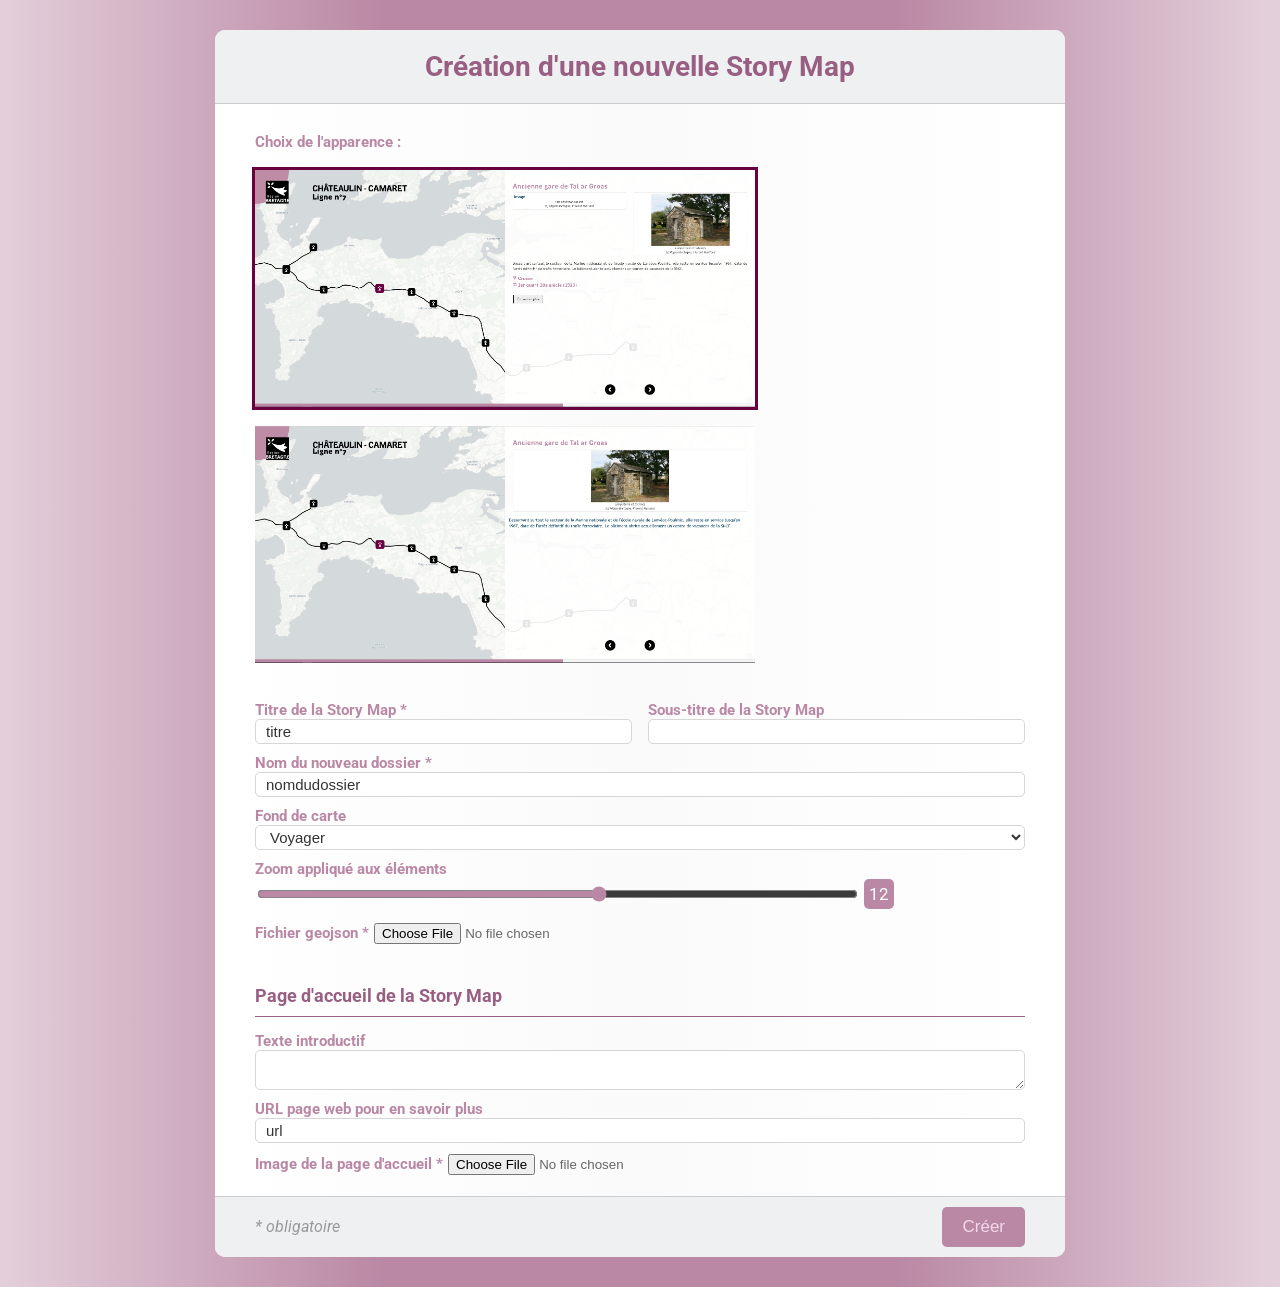
<file: formulaire.html>
<html>
<head>
  <meta charset="utf-8">
  <title>Création d'une Story Map</title>
  <link rel="stylesheet" href="formulaire/form_style.css">
</head>
<body>
  <form class="storymap-form" action="formulaire/create_storymap.php" method="POST" enctype="multipart/form-data" target=_blank>

    <!-- form header -->
    <div class="form-header">
    <h1>Création d'une nouvelle Story Map</h1>
    </div>

    <!-- form body -->
    <div class="form-body">

       <div class="form-group left">
        <label class="label-title">Choix de l'apparence :</label><br><br>

        <div class="input-group">
            <label for="template1">
                <input type="radio" name="choix" value="template1" id="template1" checked>
                <img src="formulaire/img/storymap.PNG" alt="Option 1">
            </label><br><br>
            <label for="template2">
                <input type="radio" name="choix" value="template2" id="template2">
                <img src="formulaire/img/storymap2.PNG" alt="Option 2">
            </label>
        </div><br><br>

    <!-- Titre et sous-titre -->
    <div class="horizontal-group">
        <div class="form-group left">
            <label for="titre" class="label-title">Titre de la Story Map *</label>
            <input type="text" name="titre" class="form-input" value="titre" id="titre" required="required" />
        </div>
        <div class="form-group right">
            <label for="description" class="label-title">Sous-titre de la Story Map</label>
            <input type="text" name="sous-titre" class="form-input" value="" id="sous-titre" />
        </div>
    </div>

    <!-- Chemin du dossier -->
    <div class="form-group">
        <label for="titre" class="label-title">Nom du nouveau dossier *</label>
        <input type="text" name="dossier" class="form-input" value="nomdudossier" id="dossier" required="required"/>
    </div>

    <!-- Fond de carte -->
    <div class="form-group left" >
    <label class="label-title">Fond de carte</label>
    <select class="form-input" name="level" id="level">
      <option value="https://{a-c}.basemaps.cartocdn.com/rastertiles/voyager/{z}/{x}/{y}.png">Voyager</option>
      <option value="http://{a-c}.basemaps.cartocdn.com/light_all/{z}/{x}/{y}.png">Carto Light (Positron)</option>
      <option value="http://{a-c}.basemaps.cartocdn.com/dark_all/{z}/{x}/{y}.png">Carto Dark (Dark Matter)</option>

    </select>
  </div>

    <!-- Zoom des éléments -->
    <div class="form-group right">
      <label for="zoom" class="label-title">Zoom appliqué aux éléments </label>
      <input type="range" min="8" max="15" step="1"  value="12" id="zoom" name="zoom" class="form-input" onChange="change();" style="height:28px;width:78%;padding:0;">
      <span id="range-label">12</span>
    </div>

    <!-- Script for range input label -->
    <script>
      var rangeLabel = document.getElementById("range-label");
      var experience = document.getElementById("zoom");
      function change() {
      rangeLabel.innerText = experience.value;
      }
    </script>

    <!-- Geojson -->
    <div class="form-group">
        <label for="fichier_geojson" class="label-title">Fichier geojson *</label>
        <input type="file" name="geojson" id="geojson" accept=".geojson" required="required"/>
    </div>

    <div class="accueil">
    <h2>Page d'accueil de la Story Map</h2>
    </div>
    
    <!-- Page accueil -->
    <div class="form-group">
        <label for="choose-file" class="label-title">Texte introductif</label>
        <textarea class="form-input" rows="2" cols="50" name="texte" style="height:auto"></textarea>
    </div>

    <!-- Lien url -->
    <div class="form-group">
      <label for="titre" class="label-title">URL page web pour en savoir plus</label>
      <input type="text" name="url" class="form-input" value="url" id="url"/>
  </div>

    <!-- Image page d'accueil -->
    <div class="form-group">
        <label for="description" class="label-title">Image de la page d'accueil *</label>
        <input type="file" name="img" id="img" accept=".png,.jpg,.jpeg" required="required"/>
    </div>


   </div>
   </div>
   <div class="form-footer">
     <span>* obligatoire</span>
     <button type="submit" class="btn">Créer</button>
   </div>
  </body>
</html>
</file>
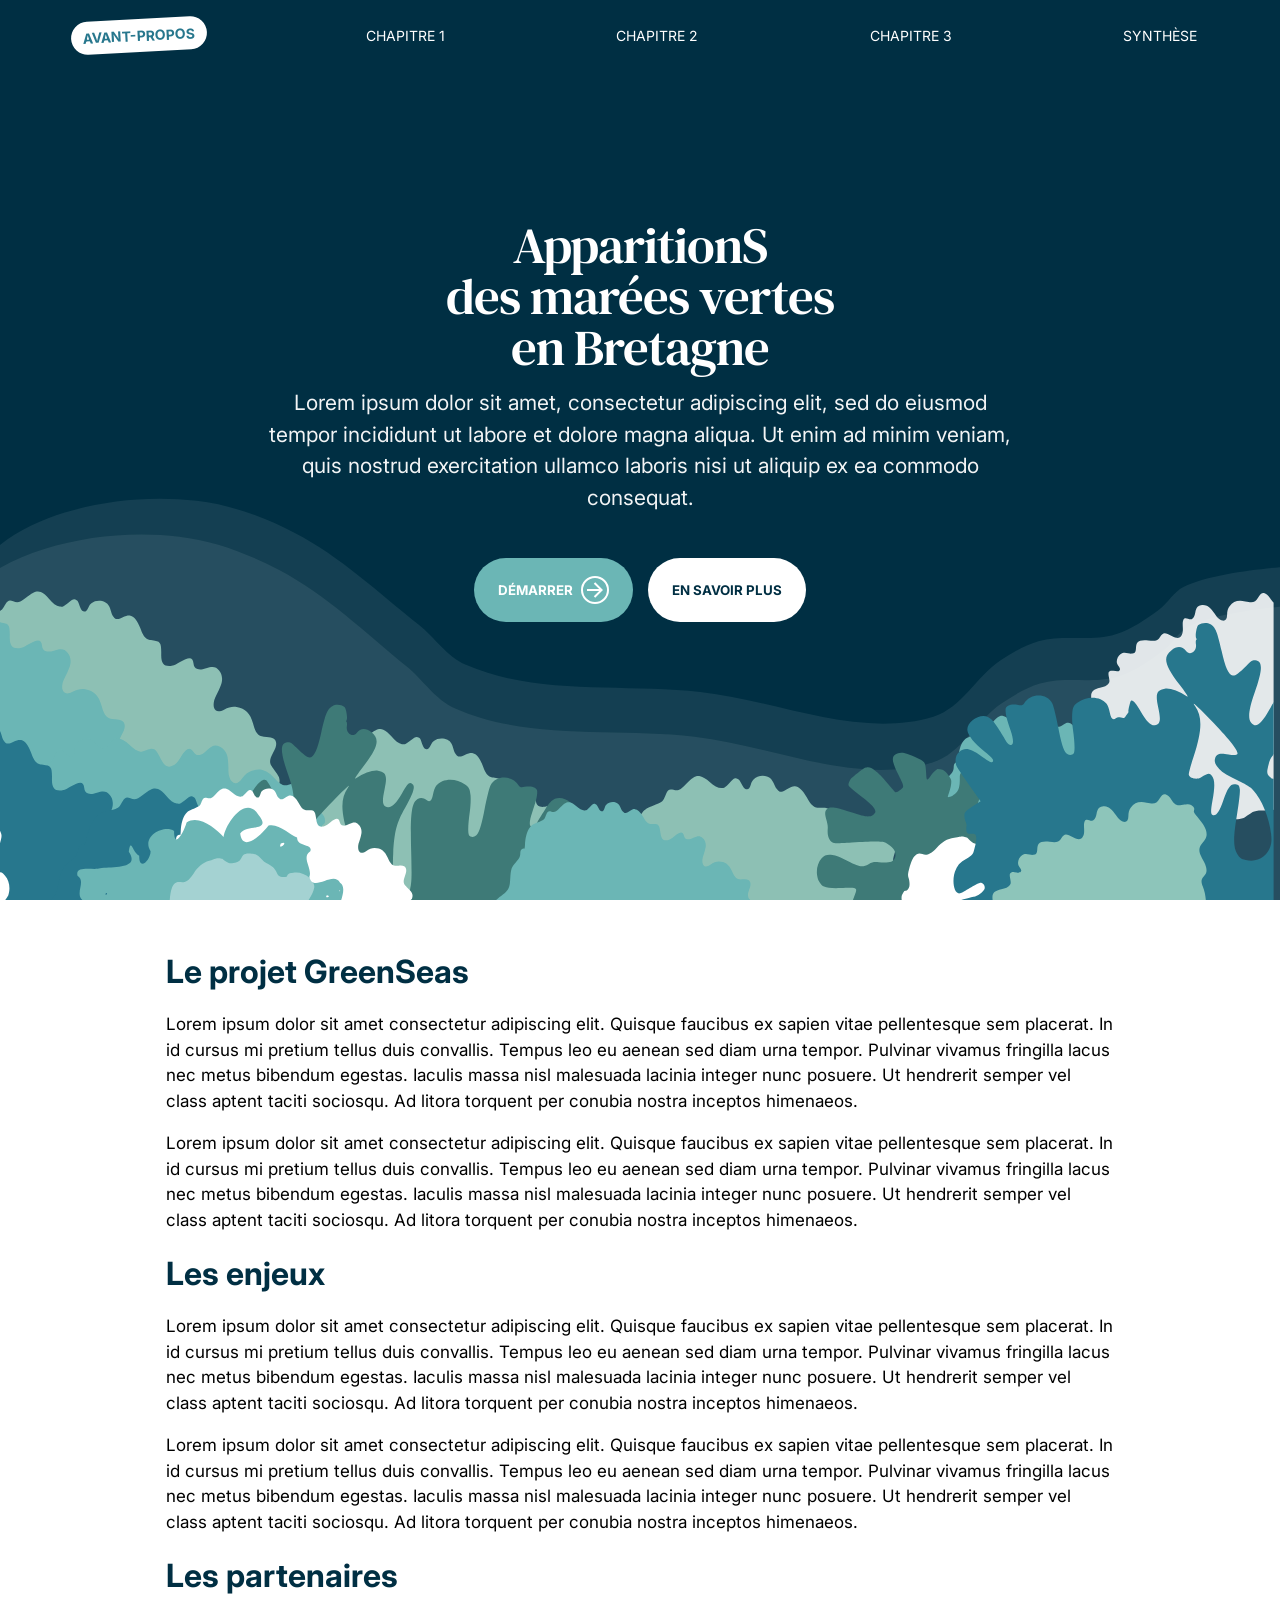
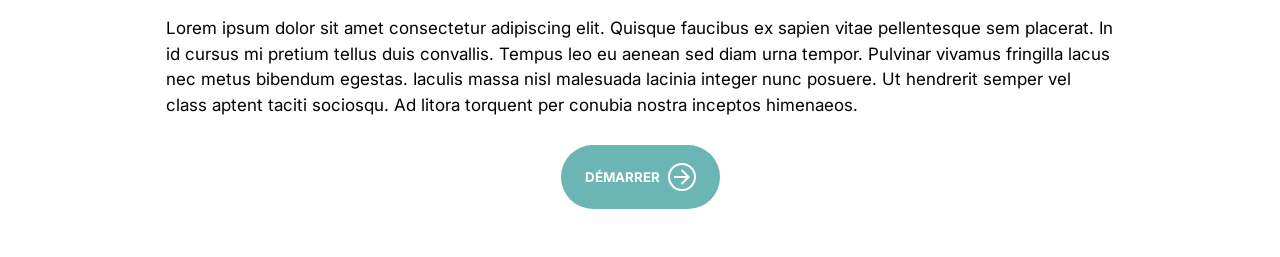
<file: stories/greenseas.html>
<!DOCTYPE html>
<html lang="fr">
  <head>
    <meta charset="UTF-8">
    <meta name="viewport" content="width=device-width, initial-scale=1.0">
    <title>GreenSeas ― ApparitionS des marées vertes en Bretagne</title>
    <link rel="icon" href="assets/favicon.ico" type="image/x-icon">

    <style>
      @import url('https://fonts.googleapis.com/css2?family=DM+Serif+Text:ital@0;1&family=Inter:ital,opsz,wght@0,14..32,100..900;1,14..32,100..900&display=swap');

      :root {
        --nav-height: 70px;
        --colorGrenseas: #002f43;
        --colorGrenseas2: #27778d;
        --colorGrenseas3: #6bb6b5;
      }

      /* Reset général */
      * {
        margin: 0;
        padding: 0;
        box-sizing: border-box;
        font-family: 'Inter', system-ui;
      }

      body {
        line-height: 1.5;
        font-feature-settings: "liga" 1, "calt" 1;
      }

      h1 {
        font-family: "DM Serif Text", serif;
      }

      /* Navigation */
      nav {
        background-color: var(--colorGrenseas);
        height: var(--nav-height);
        display: flex;
        align-items: center;
      }

      .nav-tabs {
        display: flex;
        justify-content: space-around;
        gap: 6px;
        width: 100%;
      }

      nav button {
        background: none;
        border: none;
        color: white;
        font-size: 14px;
        padding: 8px 12px;
        cursor: pointer;
        border-radius: 2em;
        white-space: nowrap;
        text-transform: uppercase;
        transition: background-color 0.3s ease, color 0.3s ease, transform 0.35s cubic-bezier(.2, .8, .2, 1);
      }

      nav button.active {
        background-color: #fff;
        font-weight: bold;
        color: var(--colorGrenseas2);
        transform: rotate(-3deg);
      }

      nav button:hover {
        background-color: #fff;
        font-weight: bold;
        color: var(--colorGrenseas2);
        transform: rotate(-3deg) scale(1.05);
      }

      /* Contenu principal */
      .tab-content {
        display: none;
      }

      .tab-content.active {
        display: block;
      }

      @media (max-width: 700px) {
        nav {
          padding: 0px 2px;
        }

        .nav-tabs {
          justify-content: flex-start;
          overflow-x: auto;
          -webkit-overflow-scrolling: touch;
          gap: 8px;
          padding-bottom: 6px;
        }

        .nav-tabs::-webkit-scrollbar {
          height: 2px;
        }

        .nav-tabs::-webkit-scrollbar-thumb {
          background: rgba(255, 255, 255, 0);
          border-radius: 999px;
        }

        .nav-tabs::-webkit-scrollbar-track {
          background: transparent;
        }

        h1.hero-title {
          font-size: 4em;
        }
      }

      html {
        scroll-behavior: smooth;
      }

      /* HERO plein écran */
      .hero {
        min-height: calc(100vh - var(--nav-height));
        background-color: var(--colorGrenseas);
        color: white;
        text-align: center;
        position: relative;
        overflow: hidden;
        display: flex;
        flex-direction: column;
        justify-content: center;
        align-items: center;
      }

      .hero-inner {
        position: relative;
        z-index: 5;
        max-width: 780px;
        width: 100%;
        margin: 0 auto;
        padding: 4rem 1rem 12rem;
        display: flex;
        flex-direction: column;
        gap: 14px;
        align-items: center;
      }

      /* Décor bas (algues) */
      .hero-bottom {
        position: absolute;
        left: 0;
        bottom: -4px;
        width: 100%;
        z-index: 2;
        pointer-events: none;
      }

      .hero-bottom .hero-layer {
        position: absolute;
        bottom: 0;
        left: 50%;
        pointer-events: none;
        user-select: none;
      }

      .hero-bottom .hero-layer--mid {
        width: 110%;
        transform: translateX(-55%);
        transform-origin: bottom center;
      }

      .hero-bottom .hero-layer--sway {
        animation: sway 10s ease-in-out infinite;
      }

      .hero-bottom .hero-layer--center {
        width: 100%;
        transform: translateX(-50%);
        height: auto;
        object-fit: contain;
      }

      @media (max-width: 700px) {
        .hero-inner {
          padding: 3.5rem 1rem 13rem;
        }

        .hero-bottom {
          height: 40vh;
        }

        .hero-bottom .hero-layer--mid,
        .hero-bottom .hero-layer--center {
          width: 160%;
        }
      }

      .hero-title {
        font-weight: 100;
        font-size: clamp(20px, 4vw, 4vw);
        letter-spacing: -0.02em;
        line-height: 1;
      }

      .hero-subtitle {
        font-size: clamp(20px, 2vw, 21px);
        opacity: 0.95;
        max-width: 60ch;
      }

      .hero-cta {
        margin-top: 10px;
        border: none;
        cursor: pointer;
        border-radius: 3em;
        padding: 18px 24px;
        font-weight: 700;
        text-transform: uppercase;
        background: #fff;
        color: var(--colorGrenseas);
        transition: transform 0.25s ease, background-color 0.25s ease, color 0.25s ease;
      }

      .hero-cta__secondary {
        background: var(--colorGrenseas3);
        color: #fff;
        display: flex;
        flex-direction: row;
        gap: 8px;
        align-items: center;
      }

      .hero-cta__secondary svg {
        border: 2px solid white;
        border-radius: 2em;
        padding: 0px;
        transition: transform 0.25s ease
      }

      .hero-cta__secondary:hover svg {
        transform: translateX(5px);
      }

      .hero-actions {
        display: flex;
        gap: 15px;
      }

      .hero-cta:hover {
        transform: translateY(-2px);
      }

      .hero-cta:active {
        transform: translateY(0);
      }

      .tab-container {
        padding: 3em 1em;
        max-width: 980px;
        margin: 0 auto;
      }

      p {
        font-size: 17px;
        margin-bottom: 1em;
      }

      h2 {
        font-size: 2em;
        color: var(--colorGrenseas);
        margin-bottom: .5em;
      }

      .center {
        display: flex;
        flex-direction: row;
        flex-wrap: wrap;
        justify-content: center;
        align-items: center;
      }

      @keyframes sway {
        0% {
          transform: translateX(-50.5%) translateY(0px) rotate(0deg);
        }

        25% {
          transform: translateX(-51%) translateY(-1px) rotate(0.3deg);
        }

        50% {
          transform: translateX(-50%) translateY(-2px) rotate(-0.2deg);
        }

        75% {
          transform: translateX(-51%) translateY(-1px) rotate(0.3deg);
        }

        100% {
          transform: translateX(-50.5%) translateY(0px) rotate(0deg);
        }
      }

      @media (prefers-reduced-motion: reduce) {
        .hero-layer {
          animation: none !important;
        }
      }

      /* Carte - iframe */
      .tab-content--map {
        padding: 0;
        margin: 0;
        height: calc(100vh - var(--nav-height));
      }

      .tab-content--map iframe {
        width: 100%;
        height: 100%;
        border: none;
        display: block;
      }
    </style>
  </head>
  <body>
    <!-- Navigation -->
    <nav>
      <div class="nav-tabs">
        <button class="tab-button active" data-tab="tab1">Avant-propos</button>
        <button class="tab-button" data-tab="tab2">Chapitre 1</button>
        <button class="tab-button" data-tab="tab3">Chapitre 2</button>
        <button class="tab-button" data-tab="tab4">Chapitre 3</button>
        <button class="tab-button" data-tab="tab5">Synthèse</button>
      </div>
    </nav>
    <!-- Contenu -->
    <main>
      <div id="tab1" class="tab-content active">
        <!-- HERO (plein écran) -->
        <section class="hero">
          <div class="hero-inner">
            <h1 class="hero-title">ApparitionS <br>des marées vertes <br> en Bretagne </h1>
            <p class="hero-subtitle"> Lorem ipsum dolor sit amet, consectetur adipiscing elit, sed do eiusmod tempor incididunt ut labore et dolore magna aliqua. Ut enim ad minim veniam, quis nostrud exercitation ullamco laboris nisi ut aliquip ex ea commodo consequat. </p>
            <div class="hero-actions">
              <button class="hero-cta hero-cta__secondary" type="button" data-go-tab="tab2"> Démarrer <svg xmlns="http://www.w3.org/2000/svg" viewBox="0 0 24 24" width="28" height="28" fill="currentColor">
                  <path d="M16.1716 10.9999L10.8076 5.63589L12.2218 4.22168L20 11.9999L12.2218 19.778L10.8076 18.3638L16.1716 12.9999H4V10.9999H16.1716Z"></path>
                </svg>
              </button>
              <button class="hero-cta" type="button" data-scroll-target="#tab1-more"> En savoir plus </button>
            </div>
          </div>
          <div class="hero-bottom">
            
              <img class="hero-layer hero-layer--center" src="assets/algues_plan2.svg" alt="" aria-hidden="true">
              <img class="hero-layer hero-layer--mid" src="assets/algues_plan1.svg" alt="" aria-hidden="true">              
              <img class="hero-layer hero-layer--mid hero-layer--sway" src="assets/algues_plan0.svg" alt="" aria-hidden="true">
          </div>
        </section>
        <section id="tab1-more" class="tab-container tab1-more">
          <h2>Le projet GreenSeas</h2>
          <p>Lorem ipsum dolor sit amet consectetur adipiscing elit. Quisque faucibus ex sapien vitae pellentesque sem placerat. In id cursus mi pretium tellus duis convallis. Tempus leo eu aenean sed diam urna tempor. Pulvinar vivamus fringilla lacus nec metus bibendum egestas. Iaculis massa nisl malesuada lacinia integer nunc posuere. Ut hendrerit semper vel class aptent taciti sociosqu. Ad litora torquent per conubia nostra inceptos himenaeos.</p>
          <p>Lorem ipsum dolor sit amet consectetur adipiscing elit. Quisque faucibus ex sapien vitae pellentesque sem placerat. In id cursus mi pretium tellus duis convallis. Tempus leo eu aenean sed diam urna tempor. Pulvinar vivamus fringilla lacus nec metus bibendum egestas. Iaculis massa nisl malesuada lacinia integer nunc posuere. Ut hendrerit semper vel class aptent taciti sociosqu. Ad litora torquent per conubia nostra inceptos himenaeos.</p>
          <h2>Les enjeux</h2>
          <p>Lorem ipsum dolor sit amet consectetur adipiscing elit. Quisque faucibus ex sapien vitae pellentesque sem placerat. In id cursus mi pretium tellus duis convallis. Tempus leo eu aenean sed diam urna tempor. Pulvinar vivamus fringilla lacus nec metus bibendum egestas. Iaculis massa nisl malesuada lacinia integer nunc posuere. Ut hendrerit semper vel class aptent taciti sociosqu. Ad litora torquent per conubia nostra inceptos himenaeos.</p>
          <p>Lorem ipsum dolor sit amet consectetur adipiscing elit. Quisque faucibus ex sapien vitae pellentesque sem placerat. In id cursus mi pretium tellus duis convallis. Tempus leo eu aenean sed diam urna tempor. Pulvinar vivamus fringilla lacus nec metus bibendum egestas. Iaculis massa nisl malesuada lacinia integer nunc posuere. Ut hendrerit semper vel class aptent taciti sociosqu. Ad litora torquent per conubia nostra inceptos himenaeos.</p>
          <h2>Les partenaires</h2>
          <p>Lorem ipsum dolor sit amet consectetur adipiscing elit. Quisque faucibus ex sapien vitae pellentesque sem placerat. In id cursus mi pretium tellus duis convallis. Tempus leo eu aenean sed diam urna tempor. Pulvinar vivamus fringilla lacus nec metus bibendum egestas. Iaculis massa nisl malesuada lacinia integer nunc posuere. Ut hendrerit semper vel class aptent taciti sociosqu. Ad litora torquent per conubia nostra inceptos himenaeos.</p>
          <div class="center">
            <button class="hero-cta hero-cta__secondary" type="button" data-go-tab="tab2"> Démarrer <svg xmlns="http://www.w3.org/2000/svg" viewBox="0 0 24 24" width="28" height="28" fill="currentColor">
                <path d="M16.1716 10.9999L10.8076 5.63589L12.2218 4.22168L20 11.9999L12.2218 19.778L10.8076 18.3638L16.1716 12.9999H4V10.9999H16.1716Z"></path>
              </svg>
            </button>
          </div>
        </section>
      </div>
      <div id="tab2" class="tab-content tab-content--map">
            <iframe src="/storymap-greenseas/greenseas/" loading="lazy" aria-label="Storymap Chapitre 1"></iframe>
        </div>
      <div id="tab3" class="tab-content--map tab-content">
        <iframe src="/storymap-greenseas/greenseas_ch2/" loading="lazy" aria-label="Storymap Chapitre 2"></iframe>
      </div>
      <div id="tab4" class="tab-content--map tab-content">
        <iframe src="/storymap-greenseas/greenseas_ch3/" loading="lazy" aria-label="Storymap Chapitre 3"></iframe>
      </div>
      <div id="tab5" class="tab-content">
        <section class="tab1-more tab-container">
          <h2>Synthèse</h2>
          <p>Lorem ipsum dolor sit amet consectetur adipiscing elit. Quisque faucibus ex sapien vitae pellentesque sem placerat. In id cursus mi pretium tellus duis convallis. Tempus leo eu aenean sed diam urna tempor. Pulvinar vivamus fringilla lacus nec metus bibendum egestas. Iaculis massa nisl malesuada lacinia integer nunc posuere. Ut hendrerit semper vel class aptent taciti sociosqu. Ad litora torquent per conubia nostra inceptos himenaeos.</p>
        </section>
      </div>
    </main>
    <!-- JS -->
    <script>
      const buttons = document.querySelectorAll('.tab-button');
      const contents = document.querySelectorAll('.tab-content');
      buttons.forEach(button => {
        button.addEventListener('click', () => {
          buttons.forEach(btn => btn.classList.remove('active'));
          contents.forEach(content => content.classList.remove('active'));
          button.classList.add('active');
          const tabId = button.getAttribute('data-tab');
          document.getElementById(tabId).classList.add('active');
          button.scrollIntoView({
            behavior: 'smooth',
            inline: 'center',
            block: 'nearest'
          });
        });
      });
      document.addEventListener('click', (e) => {
        const btn = e.target.closest('[data-scroll-target]');
        if (!btn) return;
        document.querySelector(btn.dataset.scrollTarget)?.scrollIntoView({
          behavior: 'smooth'
        });
      });
      document.addEventListener('click', (e) => {
        const goTabBtn = e.target.closest('[data-go-tab]');
        if (!goTabBtn) return;
        const targetTabId = goTabBtn.dataset.goTab;
        const targetButton = document.querySelector(`.tab-button[data-tab="${targetTabId}"]`);
        targetButton?.click();
      });
    </script>
  </body>
</html>
</file>
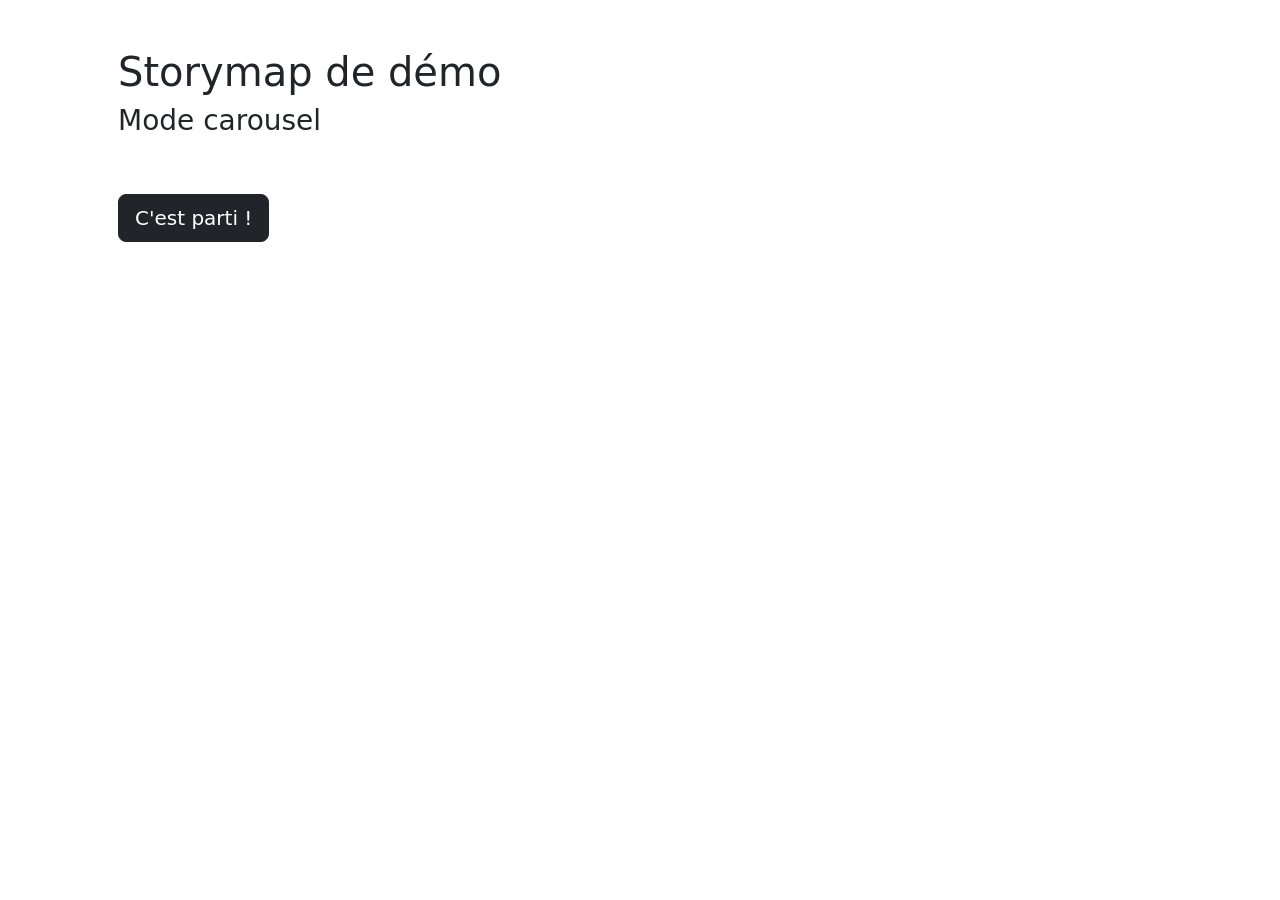
<file: stories/demo_carousel/splash.html>
<!DOCTYPE html>
<meta charset="utf-8">
<head>
    <title>splash</title>
    <meta http-equiv="X-UA-Compatible" content="IE=edge">
    <meta charset="UTF-8" name="viewport" content="width=device-width, initial-scale=1, maximum-scale=1, user-scalable=no">    
        <link rel="stylesheet" href="../../lib/bootstrap/5.3.3/bootstrap.min.css">
        <script src="../../lib/bootstrap/5.3.3/bootstrap.bundle.min.js"></script>

</head> 
<body>  
  <div class="container p-5">          
    <h1>Storymap de démo</h1>
    <h3>Mode carousel</h3>
    <button type="button" class="btn btn-dark btn-lg my-5" onclick="next();">C'est parti !</button>    
  </div>
  <script>
    var next = function () {        
        parent.postMessage('splash-next', window.location.origin);
    };
   </script>
</body>
</html>
</file>
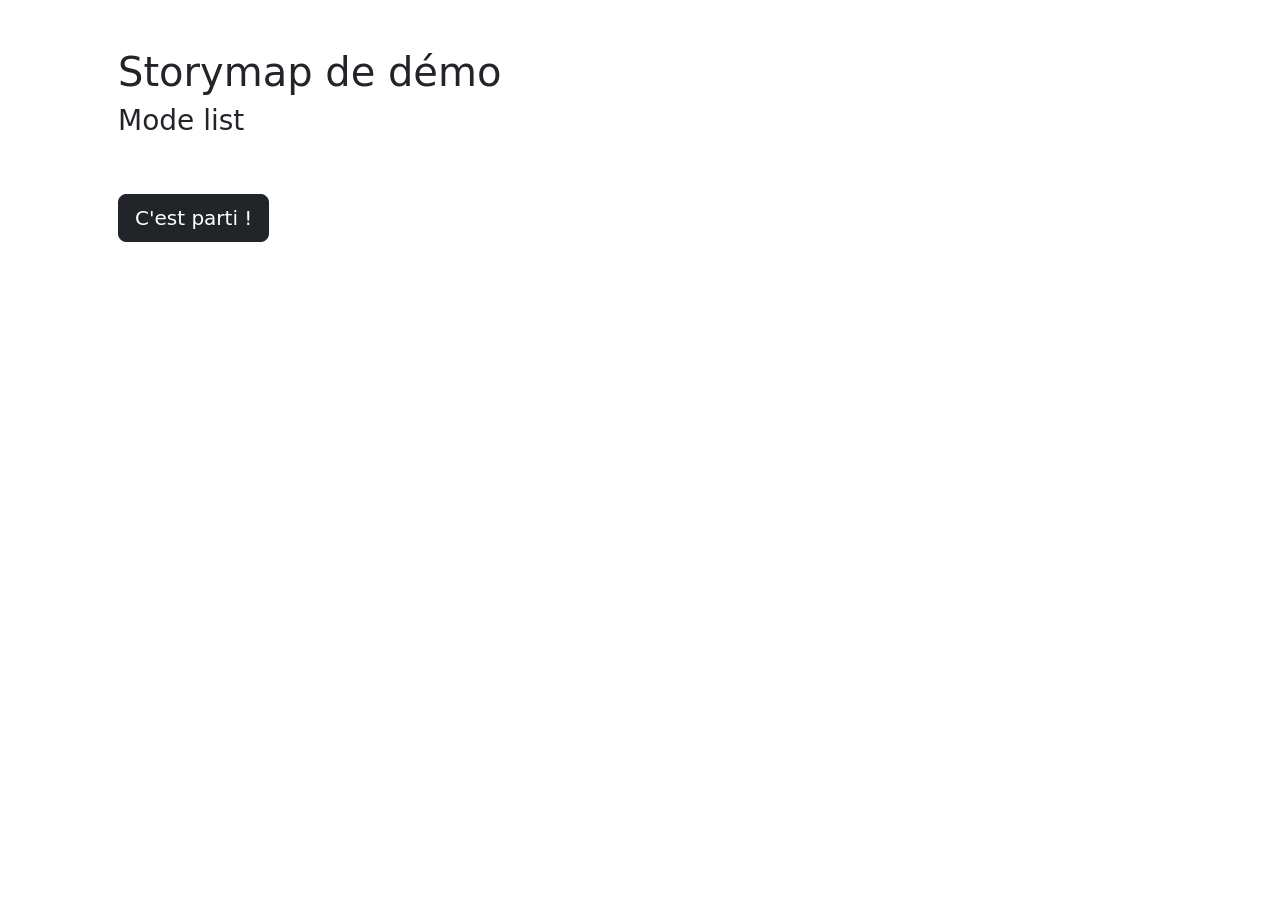
<file: stories/demo_list/splash.html>
<!DOCTYPE html>
<meta charset="utf-8">
<head>
    <title>splash</title>
    <meta http-equiv="X-UA-Compatible" content="IE=edge">
    <meta charset="UTF-8" name="viewport" content="width=device-width, initial-scale=1, maximum-scale=1, user-scalable=no">    
        <link rel="stylesheet" href="../../lib/bootstrap/5.3.3/bootstrap.min.css">
        <script src="../../lib/bootstrap/5.3.3/bootstrap.bundle.min.js"></script>

</head> 
<body>  
  <div class="container p-5">          
    <h1>Storymap de démo</h1>
    <h3>Mode list</h3>
    <button type="button" class="btn btn-dark btn-lg my-5" onclick="next();">C'est parti !</button>    
  </div>
  <script>
    var next = function () {        
        parent.postMessage('splash-next', window.location.origin);
    };
   </script>
</body>
</html>
</file>
<file: formulaire/form_style.css>
/*---------------------------------------*/
/* Font */
/*---------------------------------------*/
@import url('https://fonts.googleapis.com/css?family=Roboto');


/*---------------------------------------*/
/* Register Form */
/*---------------------------------------*/
body {
  background:linear-gradient(to right, #e3cfda 0%, #BA88A4 30%, #BA88A4 70%, #e3cfda 99%);
}

.storymap-form {
  font-family: "Roboto", sans-serif;
  width:850px;
  margin:30px auto;
  background:linear-gradient(to right, #ffffff 0%, #fafafa 50%, #ffffff 99%);
  border-radius: 10px;
}

/*---------------------------------------*/
/* Form Header */
/*---------------------------------------*/
.form-header  {
  background-color: #EFF0F1;
  border-top-left-radius: 10px;
  border-top-right-radius: 10px;
}

.form-header h1 {
  font-size: 28px;
  text-align:center;
  color:#995f82;
  padding:20px 0;
  border-bottom:1px solid #cccccc;
}

.form-body h2 {
  font-size: 18px;
  text-align:left;
  color:#995f82;
  padding:10px 0;
  border-bottom:1px solid #995f82;
}

.form-body h3 {
  font-size: 18px;
  text-align:left;
  color:#995f82;
  padding:10px 0;
}


.accueil {
  margin-top: 30px;
}

/*---------------------------------------*/
/* Form Body */
/*---------------------------------------*/
.form-body {
  padding:10px 40px;
  color:#666;
}

.form-group{
  margin-bottom: 10px;
}

.form-body .label-title {
  color:#BA88A4;
  font-size: 15px;
  font-weight: bold;
}

.form-body .form-input {
    font-size: 15px;
    box-sizing: border-box;
    width: 100%;
    height: 25px;
    padding-left: 10px;
    padding-right: 10px;
    color: #333333;
    text-align: left;
    border: 1px solid #d6d6d6;
    border-radius: 5px;
    background: white;
    outline: none;
}

img {
    width : 40vw;
    max-width : 500px;
}

/* HIDE RADIO */
[type=radio] { 
  position: absolute;
  opacity: 0;
  width: 0;
  height: 0;
}

/* IMAGE STYLES */
[type=radio] + img {
  cursor: pointer;
}

/* CHECKED STYLES */
[type=radio]:checked + img {
  outline: 3px solid #69003F;
}


.horizontal-group .left{
  float:left;
  width:49%;
}

.horizontal-group .right{
  float:right;
  width:49%;
}

input[type="file"] {
  outline: none;
  cursor:pointer;
  padding: 1;
}

#range-label {
  width:15%;
  padding:5px;
  background-color: #BA88A4;
  color:white;
  border-radius: 5px;
  font-size: 17px;
  position: relative;
  top:-8px;
}


::-webkit-input-placeholder  {
  color:#d9d9d9;
}

#zoom {
  accent-color: #BA88A4;
}

a {
  font-size: 18px;
  text-align:left;
  padding:10px 0px;
}


a {
  outline: none;
  text-decoration: none;
}

a:link {
  color: #BA88A4;
}

a:hover {
  color:#995f82;
  border-bottom: 1px solid;
  padding: 0px 0px;
}

a:active {
  color: red;
}

/*---------------------------------------*/
/* Form Footer */
/*---------------------------------------*/
.storymap-form .form-footer  {
  background-color: #EFF0F1;
  border-bottom-left-radius: 10px;
  border-bottom-right-radius: 10px;
  padding:10px 40px;
  text-align: right;
  border-top: 1px solid #cccccc;
  clear:both;
}

.form-footer span {
  float:left;
  margin-top: 10px;
  color:#999;  
  font-style: italic;
  font-weight: thin;
}

.btn {
   display:inline-block;
   padding:10px 20px;
   background-color: #BA88A4;
   font-size:17px;
   border:none;
   border-radius:5px;
   color:#f2dae8;
   cursor:pointer;
}

.btn:hover {
  background-color: #995f82;
  color:white;
}
</file>
